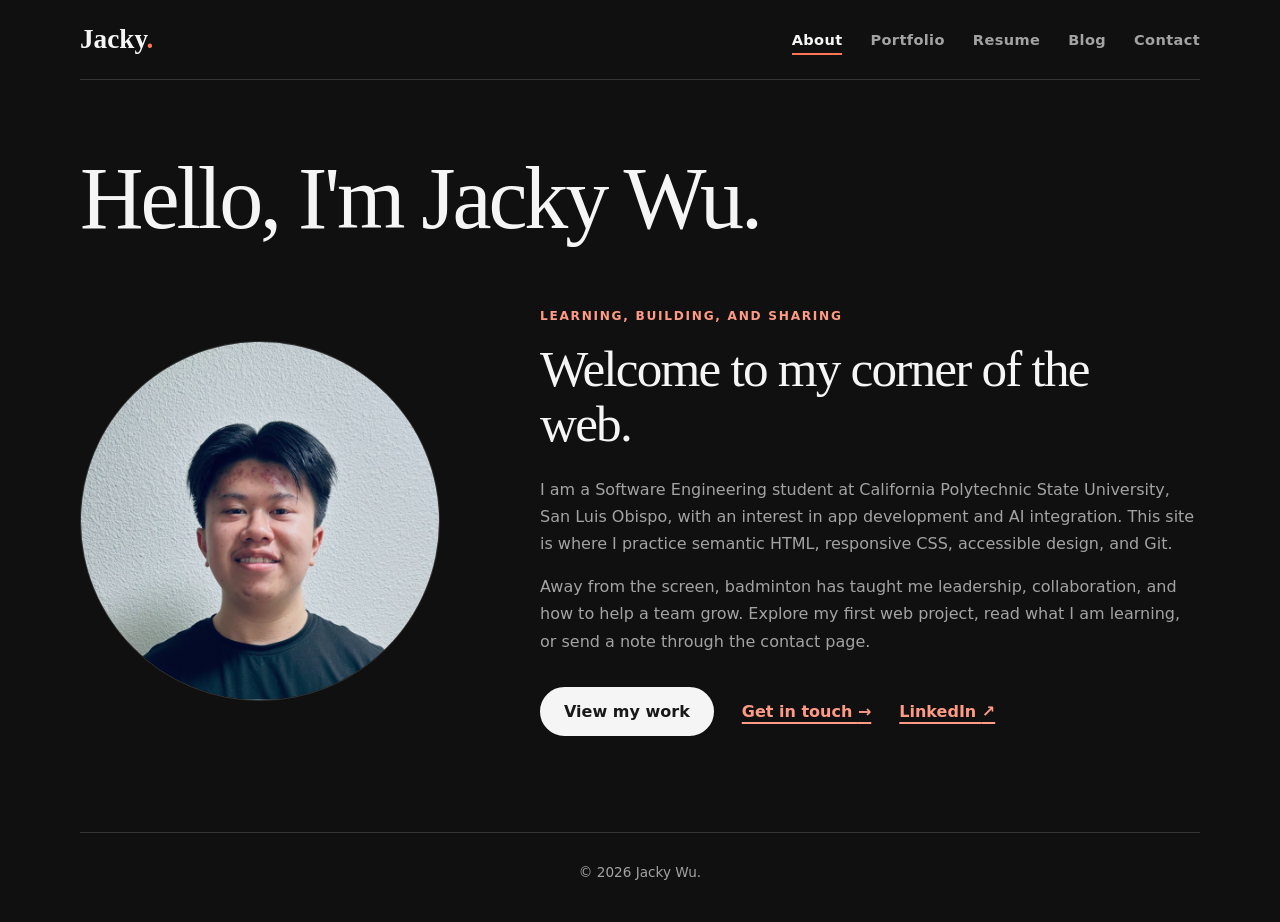
<file: index.html>
<!DOCTYPE html>
<html lang="en">
  <head>
    <meta charset="UTF-8">
    <meta name="viewport" content="width=device-width, initial-scale=1.0">
    <meta name="description" content="Jacky Wu's personal website">
    <title>About | Jacky Wu</title>
    <link rel="icon" href="assets/favicon.svg" type="image/svg+xml">
    <link rel="stylesheet" href="styles.css">
  </head>
  <body>
    <nav class="navbar" aria-label="Primary navigation">
      <h1 class="logo"><a href="index.html">Jacky<span>.</span></a></h1>
      <ul class="nav-list">
        <li><a href="index.html" aria-current="page">About</a></li>
        <li><a href="portfolio.html">Portfolio</a></li>
        <li><a href="resume.html">Resume</a></li>
        <li><a href="blog.html">Blog</a></li>
        <li><a href="contact.html">Contact</a></li>
      </ul>
    </nav>

    <main class="site-main">
      <h1 class="page-title">Hello, I'm Jacky Wu.</h1>
      <div class="about">
        <div class="about-image">
          <img src="assets/jacky-wu-headshot.jpg" alt="Portrait of Jacky Wu" width="800" height="800">
        </div>
        <div class="about-text">
          <p class="eyebrow">Learning, building, and sharing</p>
          <h2>Welcome to my corner of the web.</h2>
          <p>
            I am a Software Engineering student at California Polytechnic State University, San Luis Obispo, with an interest in app development and AI integration. This site is where I practice semantic HTML, responsive CSS, accessible design, and Git.
          </p>
          <p>
            Away from the screen, badminton has taught me leadership, collaboration, and how to help a team grow. Explore my first web project, read what I am learning, or send a note through the contact page.
          </p>
          <div class="button-row">
            <a class="button" href="portfolio.html">View my work</a>
            <a class="text-link" href="contact.html">Get in touch <span aria-hidden="true">&rarr;</span></a>
            <a class="text-link" href="https://www.linkedin.com/in/jacky-wu-slo/" target="_blank" rel="noopener noreferrer">LinkedIn <span aria-hidden="true">&nearr;</span></a>
          </div>
        </div>
      </div>
    </main>

    <footer class="footer">
      <p>&copy; 2026 Jacky Wu.</p>
    </footer>
  </body>
</html>
</file>
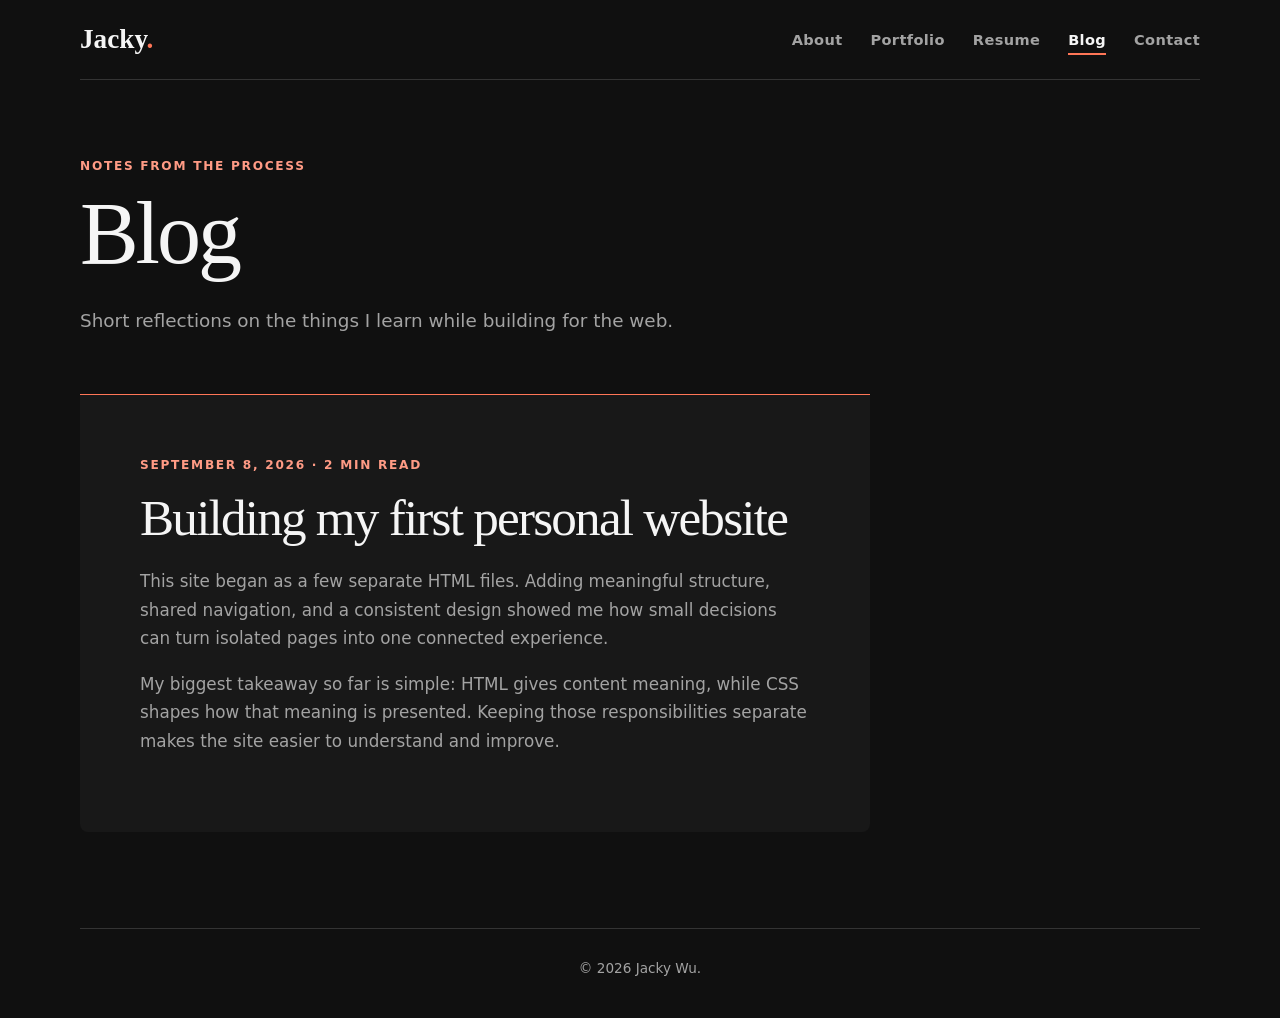
<file: blog.html>
<!DOCTYPE html>
<html lang="en">
  <head>
    <meta charset="UTF-8">
    <meta name="viewport" content="width=device-width, initial-scale=1.0">
    <meta name="description" content="Jacky Wu's notes on learning web development.">
    <title>Blog | Jacky Wu</title>
    <link rel="icon" href="assets/favicon.svg" type="image/svg+xml">
    <link rel="stylesheet" href="styles.css">
  </head>
  <body>
    <nav class="navbar" aria-label="Primary navigation">
      <h1 class="logo"><a href="index.html">Jacky<span>.</span></a></h1>
      <ul class="nav-list">
        <li><a href="index.html">About</a></li>
        <li><a href="portfolio.html">Portfolio</a></li>
        <li><a href="resume.html">Resume</a></li>
        <li><a href="blog.html" aria-current="page">Blog</a></li>
        <li><a href="contact.html">Contact</a></li>
      </ul>
    </nav>

    <main class="site-main">
      <p class="eyebrow">Notes from the process</p>
      <h1 class="page-title">Blog</h1>
      <p class="page-intro">Short reflections on the things I learn while building for the web.</p>

      <article class="blog-card">
        <p class="blog-meta"><time datetime="2026-09-08">September 8, 2026</time> &middot; 2 min read</p>
        <h2>Building my first personal website</h2>
        <p>
          This site began as a few separate HTML files. Adding meaningful structure, shared navigation, and a consistent design showed me how small decisions can turn isolated pages into one connected experience.
        </p>
        <p>
          My biggest takeaway so far is simple: HTML gives content meaning, while CSS shapes how that meaning is presented. Keeping those responsibilities separate makes the site easier to understand and improve.
        </p>
      </article>
    </main>

    <footer class="footer">
      <p>&copy; 2026 Jacky Wu.</p>
    </footer>
  </body>
</html>
</file>
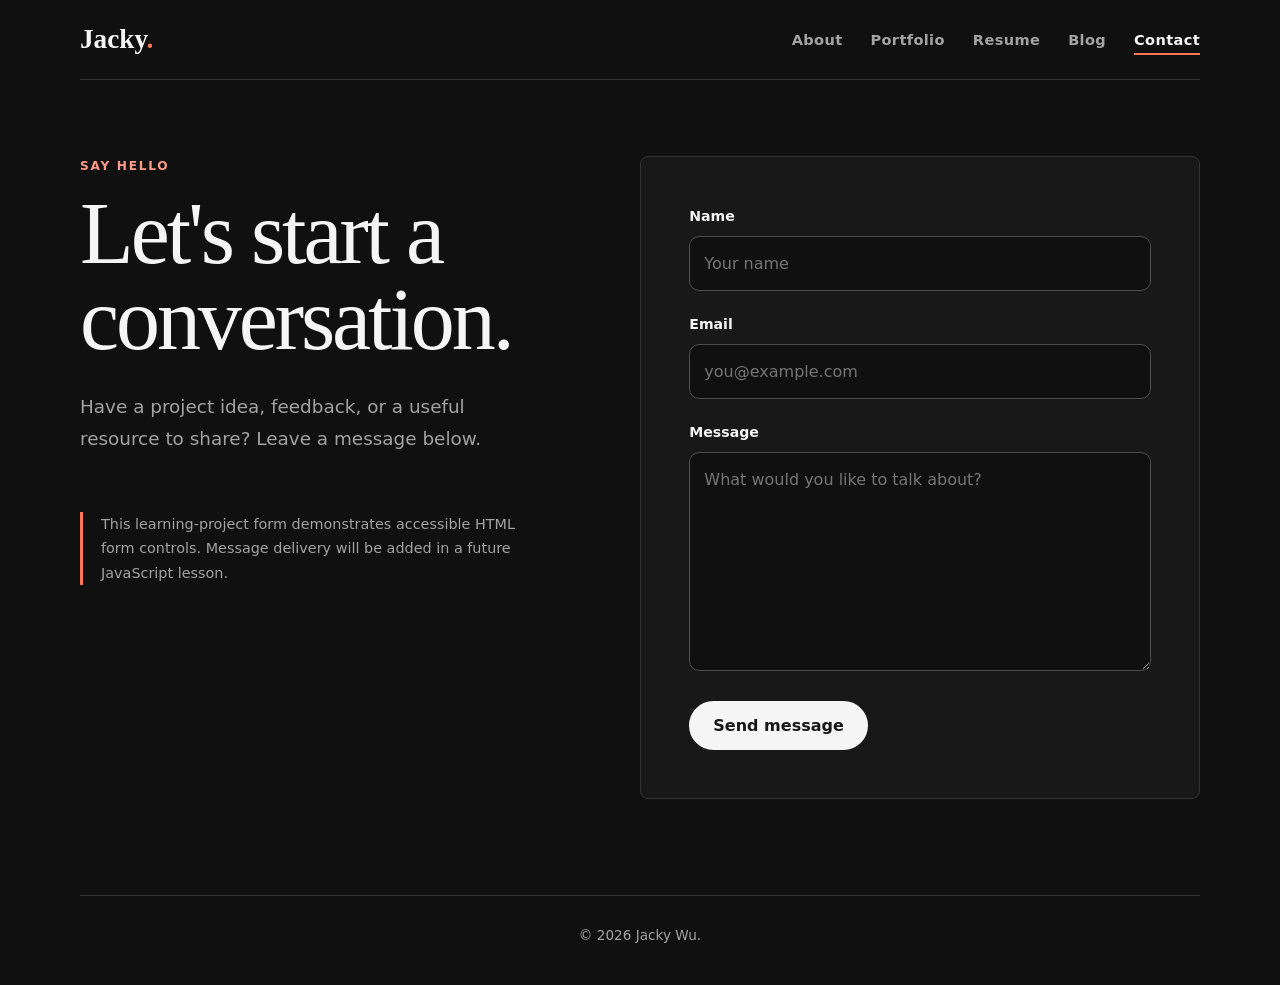
<file: contact.html>
<!DOCTYPE html>
<html lang="en">
  <head>
    <meta charset="UTF-8">
    <meta name="viewport" content="width=device-width, initial-scale=1.0">
    <meta name="description" content="Contact Jacky Wu.">
    <title>Contact | Jacky Wu</title>
    <link rel="icon" href="assets/favicon.svg" type="image/svg+xml">
    <link rel="stylesheet" href="styles.css">
  </head>
  <body>
    <nav class="navbar" aria-label="Primary navigation">
      <h1 class="logo"><a href="index.html">Jacky<span>.</span></a></h1>
      <ul class="nav-list">
        <li><a href="index.html">About</a></li>
        <li><a href="portfolio.html">Portfolio</a></li>
        <li><a href="resume.html">Resume</a></li>
        <li><a href="blog.html">Blog</a></li>
        <li><a href="contact.html" aria-current="page">Contact</a></li>
      </ul>
    </nav>

    <main class="site-main contact-layout">
      <section class="contact-copy" aria-labelledby="contact-title">
        <p class="eyebrow">Say hello</p>
        <h1 class="page-title" id="contact-title">Let's start a conversation.</h1>
        <p class="page-intro">Have a project idea, feedback, or a useful resource to share? Leave a message below.</p>
        <p class="form-note">This learning-project form demonstrates accessible HTML form controls. Message delivery will be added in a future JavaScript lesson.</p>
      </section>

      <form id="contact-form">
        <div class="form-field">
          <label for="name">Name</label>
          <input type="text" id="name" name="name" placeholder="Your name" autocomplete="name" required>
        </div>
        <div class="form-field">
          <label for="email">Email</label>
          <input type="email" id="email" name="email" placeholder="you@example.com" autocomplete="email" required>
        </div>
        <div class="form-field">
          <label for="message">Message</label>
          <textarea id="message" name="message" rows="7" placeholder="What would you like to talk about?" required></textarea>
        </div>
        <input class="button" type="submit" value="Send message">
      </form>
    </main>

    <footer class="footer">
      <p>&copy; 2026 Jacky Wu.</p>
    </footer>
  </body>
</html>
</file>
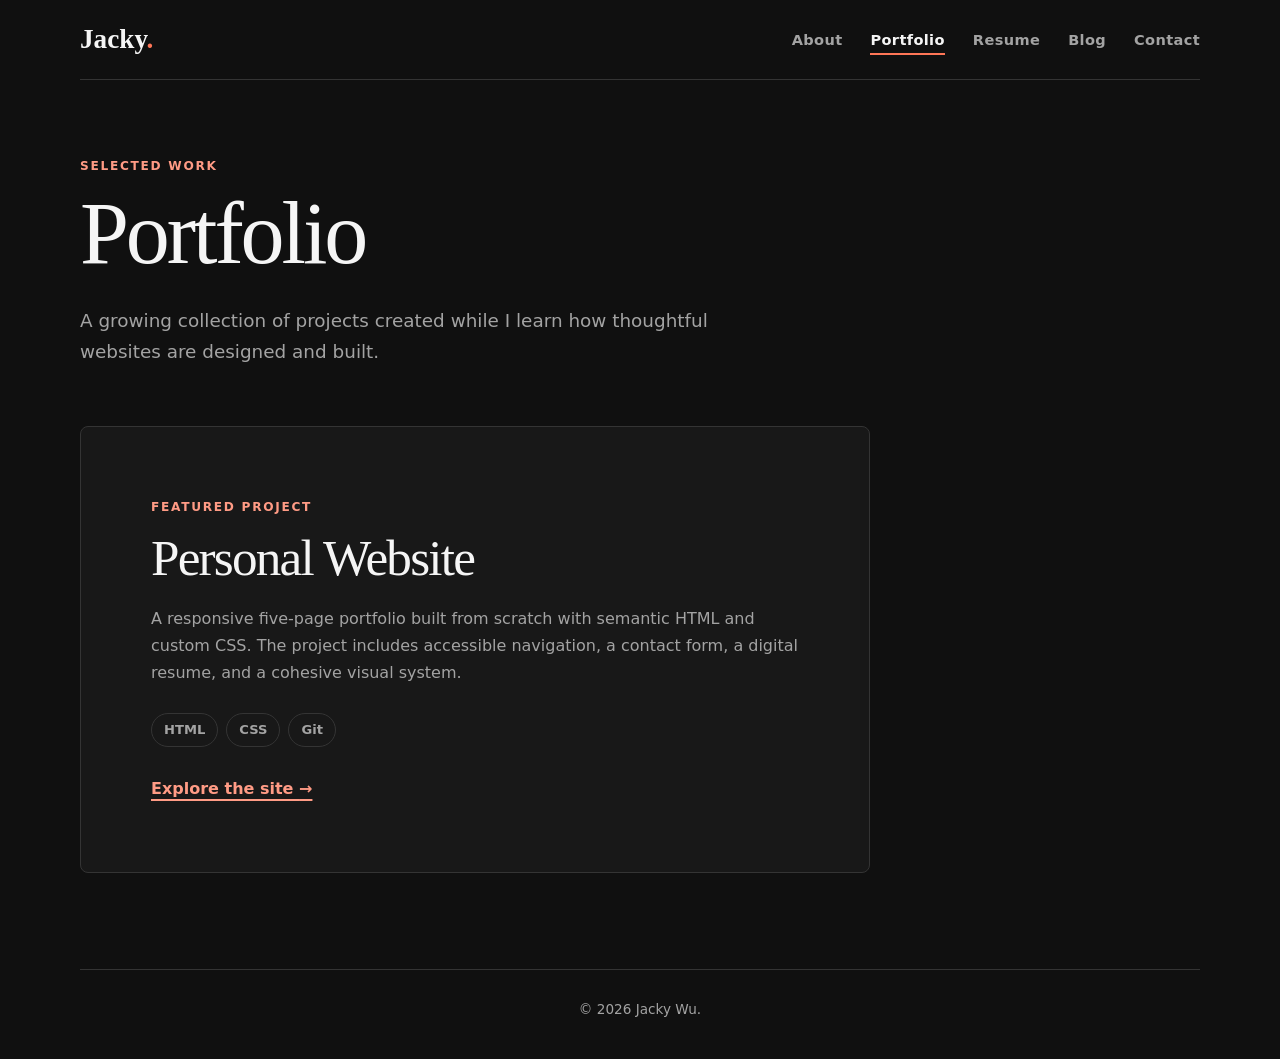
<file: portfolio.html>
<!DOCTYPE html>
<html lang="en">
  <head>
    <meta charset="UTF-8">
    <meta name="viewport" content="width=device-width, initial-scale=1.0">
    <meta name="description" content="Selected web projects by Jacky Wu.">
    <title>Portfolio | Jacky Wu</title>
    <link rel="icon" href="assets/favicon.svg" type="image/svg+xml">
    <link rel="stylesheet" href="styles.css">
  </head>
  <body>
    <nav class="navbar" aria-label="Primary navigation">
      <h1 class="logo"><a href="index.html">Jacky<span>.</span></a></h1>
      <ul class="nav-list">
        <li><a href="index.html">About</a></li>
        <li><a href="portfolio.html" aria-current="page">Portfolio</a></li>
        <li><a href="resume.html">Resume</a></li>
        <li><a href="blog.html">Blog</a></li>
        <li><a href="contact.html">Contact</a></li>
      </ul>
    </nav>

    <main class="site-main">
      <p class="eyebrow">Selected work</p>
      <h1 class="page-title">Portfolio</h1>
      <p class="page-intro">A growing collection of projects created while I learn how thoughtful websites are designed and built.</p>

      <div class="project">
        <div class="project-details">
          <p class="project-label">Featured project</p>
          <h2 class="project-name">Personal Website</h2>
          <p class="project-description">
            A responsive five-page portfolio built from scratch with semantic HTML and custom CSS. The project includes accessible navigation, a contact form, a digital resume, and a cohesive visual system.
          </p>
          <ul class="tag-list" aria-label="Technologies used">
            <li>HTML</li>
            <li>CSS</li>
            <li>Git</li>
          </ul>
          <a class="text-link" href="index.html">Explore the site <span aria-hidden="true">&rarr;</span></a>
        </div>
      </div>
    </main>

    <footer class="footer">
      <p>&copy; 2026 Jacky Wu.</p>
    </footer>
  </body>
</html>
</file>
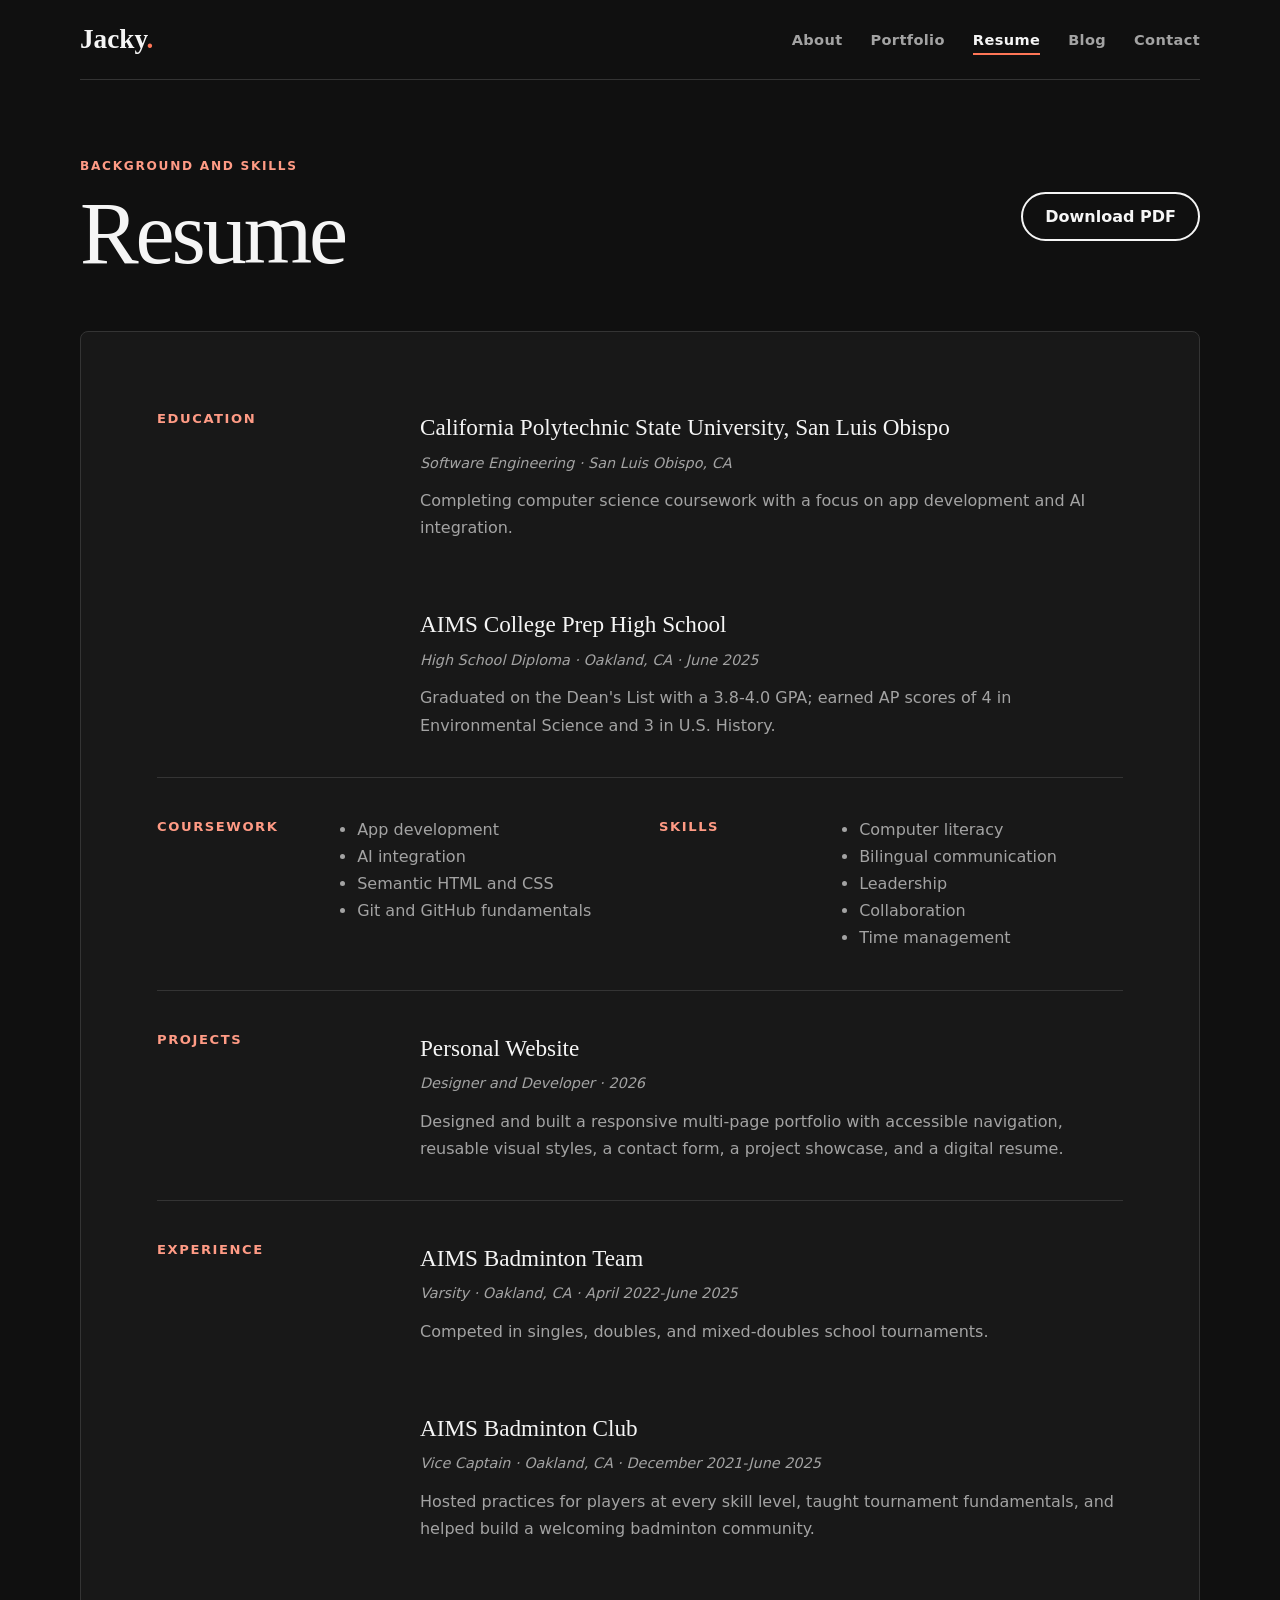
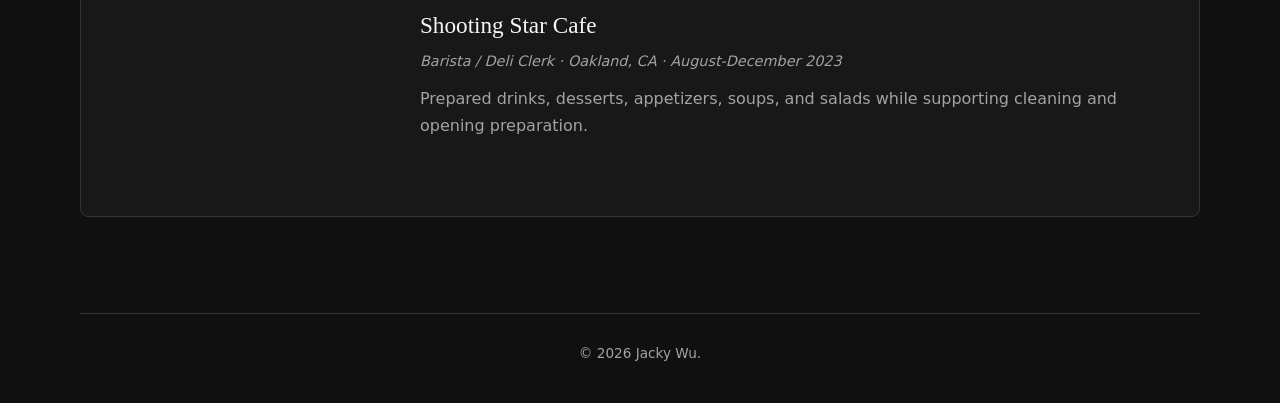
<file: resume.html>
<!DOCTYPE html>
<html lang="en">
  <head>
    <meta charset="UTF-8">
    <meta name="viewport" content="width=device-width, initial-scale=1.0">
    <meta name="description" content="Jacky Wu's education, experience, projects, and skills.">
    <title>Resume | Jacky Wu</title>
    <link rel="icon" href="assets/favicon.svg" type="image/svg+xml">
    <link rel="stylesheet" href="styles.css">
  </head>
  <body>
    <nav class="navbar" aria-label="Primary navigation">
      <h1 class="logo"><a href="index.html">Jacky<span>.</span></a></h1>
      <ul class="nav-list">
        <li><a href="index.html">About</a></li>
        <li><a href="portfolio.html">Portfolio</a></li>
        <li><a href="resume.html" aria-current="page">Resume</a></li>
        <li><a href="blog.html">Blog</a></li>
        <li><a href="contact.html">Contact</a></li>
      </ul>
    </nav>

    <main class="site-main">
      <div class="title-row">
        <div>
          <p class="eyebrow">Background and skills</p>
          <h1 class="page-title">Resume</h1>
        </div>
        <a class="button button-secondary" href="resume.pdf" download>Download PDF</a>
      </div>

      <div class="resume">
        <section class="section">
          <h2 class="section-title">Education</h2>
          <div class="entry">
            <h3 class="entry-title">California Polytechnic State University, San Luis Obispo</h3>
            <p class="entry-info">Software Engineering &middot; San Luis Obispo, CA</p>
            <p class="entry-description">Completing computer science coursework with a focus on app development and AI integration.</p>
          </div>
          <div class="entry">
            <h3 class="entry-title">AIMS College Prep High School</h3>
            <p class="entry-info">High School Diploma &middot; Oakland, CA &middot; June 2025</p>
            <p class="entry-description">Graduated on the Dean's List with a 3.8-4.0 GPA; earned AP scores of 4 in Environmental Science and 3 in U.S. History.</p>
          </div>
        </section>

        <section class="section split-section">
          <div>
            <h2 class="section-title">Coursework</h2>
            <ul class="course-list">
              <li>App development</li>
              <li>AI integration</li>
              <li>Semantic HTML and CSS</li>
              <li>Git and GitHub fundamentals</li>
            </ul>
          </div>
          <div>
            <h2 class="section-title">Skills</h2>
            <ul class="skill-list">
              <li>Computer literacy</li>
              <li>Bilingual communication</li>
              <li>Leadership</li>
              <li>Collaboration</li>
              <li>Time management</li>
            </ul>
          </div>
        </section>

        <section class="section">
          <h2 class="section-title">Projects</h2>
          <div class="entry">
            <h3 class="entry-title">Personal Website</h3>
            <p class="entry-info">Designer and Developer &middot; 2026</p>
            <p class="entry-description">Designed and built a responsive multi-page portfolio with accessible navigation, reusable visual styles, a contact form, a project showcase, and a digital resume.</p>
          </div>
        </section>

        <section class="section">
          <h2 class="section-title">Experience</h2>
          <div class="entry">
            <h3 class="entry-title">AIMS Badminton Team</h3>
            <p class="entry-info">Varsity &middot; Oakland, CA &middot; April 2022-June 2025</p>
            <p class="entry-description">Competed in singles, doubles, and mixed-doubles school tournaments.</p>
          </div>
          <div class="entry">
            <h3 class="entry-title">AIMS Badminton Club</h3>
            <p class="entry-info">Vice Captain &middot; Oakland, CA &middot; December 2021-June 2025</p>
            <p class="entry-description">Hosted practices for players at every skill level, taught tournament fundamentals, and helped build a welcoming badminton community.</p>
          </div>
          <div class="entry">
            <h3 class="entry-title">Shooting Star Cafe</h3>
            <p class="entry-info">Barista / Deli Clerk &middot; Oakland, CA &middot; August-December 2023</p>
            <p class="entry-description">Prepared drinks, desserts, appetizers, soups, and salads while supporting cleaning and opening preparation.</p>
          </div>
        </section>
      </div>
    </main>

    <footer class="footer">
      <p>&copy; 2026 Jacky Wu.</p>
    </footer>
  </body>
</html>
</file>
<file: styles.css>
:root {
  color-scheme: dark;
  --ink: #f5f5f5;
  --muted: #a3a3a3;
  --paper: #101010;
  --surface: #181818;
  --accent: #ff7657;
  --accent-dark: #ff9b85;
  --sage: #222222;
  --line: #343434;
  --shadow: none;
  --radius: 8px;
}

* {
  box-sizing: border-box;
}

html {
  scroll-behavior: smooth;
}

body {
  min-height: 100vh;
  margin: 0;
  color: var(--ink);
  background: var(--paper);
  font-family: Inter, ui-sans-serif, system-ui, -apple-system, BlinkMacSystemFont, "Segoe UI", sans-serif;
  font-size: 16px;
  line-height: 1.7;
}

img {
  display: block;
  max-width: 100%;
  height: auto;
}

a {
  color: inherit;
}

a:focus-visible,
button:focus-visible,
input:focus-visible,
textarea:focus-visible {
  outline: 2px solid var(--accent);
  outline-offset: 4px;
}

.navbar {
  display: flex;
  align-items: center;
  justify-content: space-between;
  width: min(1120px, calc(100% - 40px));
  margin: 0 auto;
  padding: 26px 0;
  border-bottom: 1px solid var(--line);
}

.logo {
  margin: 0;
  font-family: Georgia, "Times New Roman", serif;
  font-size: 1.7rem;
  line-height: 1;
}

.logo a {
  text-decoration: none;
}

.logo span {
  color: var(--accent);
}

.nav-list {
  display: flex;
  flex-wrap: wrap;
  gap: 10px 28px;
  margin: 0;
  padding: 0;
  list-style: none;
}

.nav-list a {
  position: relative;
  color: var(--muted);
  font-size: 0.91rem;
  font-weight: 700;
  letter-spacing: 0.025em;
  text-decoration: none;
}

.nav-list a::after {
  position: absolute;
  right: 0;
  bottom: -7px;
  left: 0;
  height: 2px;
  background: var(--accent);
  content: "";
  transform: scaleX(0);
  transform-origin: left;
  transition: transform 180ms ease;
}

.nav-list a:hover,
.nav-list a:active,
.nav-list a[aria-current="page"] {
  color: var(--ink);
}

.nav-list a:hover::after,
.nav-list a[aria-current="page"]::after {
  transform: scaleX(1);
}

.site-main {
  width: min(1120px, calc(100% - 40px));
  min-height: calc(100vh - 210px);
  margin: 0 auto;
  padding: 76px 0 96px;
}

.page-title,
.about-text h2,
.blog-card h2,
.project-name {
  font-family: Georgia, "Times New Roman", serif;
  font-weight: 500;
  letter-spacing: -0.035em;
}

.page-title {
  max-width: 850px;
  margin: 0;
  font-size: clamp(3rem, 8vw, 5.5rem);
  line-height: 0.98;
}

.eyebrow,
.project-label,
.blog-meta {
  margin: 0 0 14px;
  color: var(--accent-dark);
  font-size: 0.76rem;
  font-weight: 800;
  letter-spacing: 0.14em;
  text-transform: uppercase;
}

.page-intro {
  max-width: 700px;
  margin: 28px 0 58px;
  color: var(--muted);
  font-size: 1.15rem;
}

.about {
  display: flex;
  align-items: center;
  gap: clamp(40px, 8vw, 100px);
  margin-top: 64px;
}

.about-image {
  flex: 0 0 clamp(240px, 32vw, 360px);
}

.about-image img {
  width: 100%;
  aspect-ratio: 1;
  border: 1px solid var(--line);
  border-radius: 50%;
  box-shadow: var(--shadow);
  object-fit: cover;
}

.about-text {
  flex: 1;
}

.about-text h2 {
  max-width: 560px;
  margin: 0 0 24px;
  font-size: clamp(2rem, 4vw, 3.5rem);
  line-height: 1.08;
}

.about-text p:not(.eyebrow) {
  color: var(--muted);
}

.button-row,
.title-row {
  display: flex;
  align-items: center;
  gap: 28px;
}

.button-row {
  margin-top: 32px;
}

.button,
input[type="submit"] {
  display: inline-block;
  padding: 13px 22px;
  border: 2px solid var(--ink);
  border-radius: 999px;
  color: var(--surface);
  background: var(--ink);
  font: inherit;
  font-weight: 800;
  line-height: 1.2;
  text-decoration: none;
  cursor: pointer;
  transition: background 180ms ease, color 180ms ease, transform 180ms ease;
}

.button:hover,
input[type="submit"]:hover {
  color: var(--ink);
  background: transparent;
  transform: translateY(-2px);
}

.button-secondary {
  color: var(--ink);
  background: transparent;
}

.button-secondary:hover {
  color: var(--surface);
  background: var(--ink);
}

.text-link {
  color: var(--accent-dark);
  font-weight: 800;
  text-decoration-thickness: 2px;
  text-underline-offset: 5px;
}

.text-link:hover {
  color: var(--ink);
}

.project {
  display: flex;
  max-width: 790px;
  overflow: hidden;
  border: 1px solid var(--line);
  border-radius: var(--radius);
  background: var(--surface);
  box-shadow: var(--shadow);
}

.project-image {
  display: flex;
  flex: 0 1 55%;
  align-items: center;
  padding: clamp(28px, 5vw, 58px);
  background: var(--sage);
}

.project-image img {
  border-radius: 12px;
  box-shadow: none;
  transition: opacity 180ms ease;
}

.project-image:hover img {
  opacity: 0.82;
}

.project-details {
  flex: 1;
  padding: clamp(34px, 6vw, 70px);
}

.project-name {
  margin: 0 0 20px;
  font-size: clamp(2rem, 4vw, 3.2rem);
  line-height: 1.05;
}

.project-description {
  margin-bottom: 26px;
  color: var(--muted);
}

.tag-list {
  display: flex;
  flex-wrap: wrap;
  gap: 8px;
  margin: 0 0 28px;
  padding: 0;
  list-style: none;
}

.tag-list li {
  padding: 5px 12px;
  border: 1px solid var(--line);
  border-radius: 999px;
  color: var(--muted);
  font-size: 0.82rem;
  font-weight: 700;
}

.contact-layout {
  display: grid;
  grid-template-columns: minmax(0, 0.9fr) minmax(320px, 1.1fr);
  gap: clamp(50px, 8vw, 110px);
  align-items: start;
}

.contact-copy .page-title {
  font-size: clamp(3rem, 7vw, 5.5rem);
}

.form-note {
  padding-left: 18px;
  border-left: 3px solid var(--accent);
  color: var(--muted);
  font-size: 0.9rem;
}

#contact-form {
  padding: clamp(28px, 5vw, 48px);
  border: 1px solid var(--line);
  border-radius: var(--radius);
  background: var(--surface);
  box-shadow: var(--shadow);
}

.form-field {
  margin-bottom: 22px;
}

.form-field label {
  display: block;
  margin-bottom: 7px;
  font-size: 0.88rem;
  font-weight: 800;
}

input[type="text"],
input[type="email"],
textarea {
  width: 100%;
  padding: 13px 14px;
  border: 1px solid #4d4d4d;
  border-radius: 10px;
  color: var(--ink);
  background: var(--paper);
  font: inherit;
}

input[type="text"]:focus,
input[type="email"]:focus,
textarea:focus {
  border-color: var(--accent);
}

textarea {
  resize: vertical;
}

.blog-card {
  max-width: 790px;
  padding: clamp(30px, 6vw, 60px);
  border-top: 1px solid var(--accent);
  border-radius: 0 0 var(--radius) var(--radius);
  background: var(--surface);
  box-shadow: var(--shadow);
}

.blog-card h2 {
  margin: 0 0 22px;
  font-size: clamp(2rem, 4vw, 3.25rem);
  line-height: 1.08;
}

.blog-card p:not(.blog-meta) {
  color: var(--muted);
  font-size: 1.05rem;
}

.title-row {
  justify-content: space-between;
  margin-bottom: 54px;
}

.resume {
  padding: clamp(34px, 7vw, 76px);
  border: 1px solid var(--line);
  border-radius: var(--radius);
  background: var(--surface);
  box-shadow: var(--shadow);
}

.section {
  display: grid;
  grid-template-columns: minmax(150px, 0.32fr) minmax(0, 1fr);
  gap: 38px;
  padding: 38px 0;
  border-top: 1px solid var(--line);
}

.section:first-child {
  padding-top: 0;
  border-top: 0;
}

.section:last-child {
  padding-bottom: 0;
}

.section > .entry {
  grid-column: 2;
}

.section-title {
  margin: 0;
  color: var(--accent-dark);
  font-size: 0.82rem;
  letter-spacing: 0.12em;
  text-transform: uppercase;
}

.entry-title {
  margin: 0;
  font-family: Georgia, "Times New Roman", serif;
  font-size: 1.45rem;
  font-weight: 500;
}

.entry-info {
  margin: 3px 0 12px;
  color: var(--muted);
  font-size: 0.9rem;
  font-style: italic;
}

.entry-description {
  margin: 0;
  color: var(--muted);
}

.entry + .entry {
  margin-top: 26px;
}

.split-section {
  grid-template-columns: repeat(2, minmax(0, 1fr));
}

.split-section > div {
  display: grid;
  grid-template-columns: minmax(120px, 0.55fr) minmax(0, 1fr);
  gap: 24px;
}

.course-list,
.skill-list {
  margin: 0;
  padding-left: 20px;
  color: var(--muted);
}

.footer {
  width: min(1120px, calc(100% - 40px));
  margin: 0 auto;
  padding: 28px 0 38px;
  border-top: 1px solid var(--line);
  color: var(--muted);
  font-size: 0.85rem;
  text-align: center;
}

.footer p {
  margin: 0;
}

@media (max-width: 800px) {
  .navbar,
  .about,
  .project,
  .title-row {
    align-items: flex-start;
    flex-direction: column;
  }

  .navbar {
    gap: 22px;
  }

  .nav-list {
    gap: 9px 20px;
  }

  .site-main {
    padding: 60px 0 82px;
  }

  .about-image {
    width: min(300px, 80vw);
  }

  .project-image {
    width: 100%;
  }

  .contact-layout,
  .section,
  .split-section,
  .split-section > div {
    grid-template-columns: 1fr;
  }

  .contact-layout {
    gap: 42px;
  }

  .section,
  .split-section > div {
    gap: 14px;
  }

  .section > .entry {
    grid-column: 1;
  }

  .title-row {
    gap: 28px;
  }
}

@media (max-width: 480px) {
  .navbar,
  .site-main,
  .footer {
    width: min(100% - 28px, 1120px);
  }

  .nav-list {
    font-size: 0.9rem;
  }

  .button-row {
    align-items: flex-start;
    flex-direction: column;
    gap: 18px;
  }

  .resume {
    padding: 28px 22px;
  }
}

@media (prefers-reduced-motion: reduce) {
  html {
    scroll-behavior: auto;
  }

  *,
  *::before,
  *::after {
    transition-duration: 0.01ms !important;
  }
}
</file>
